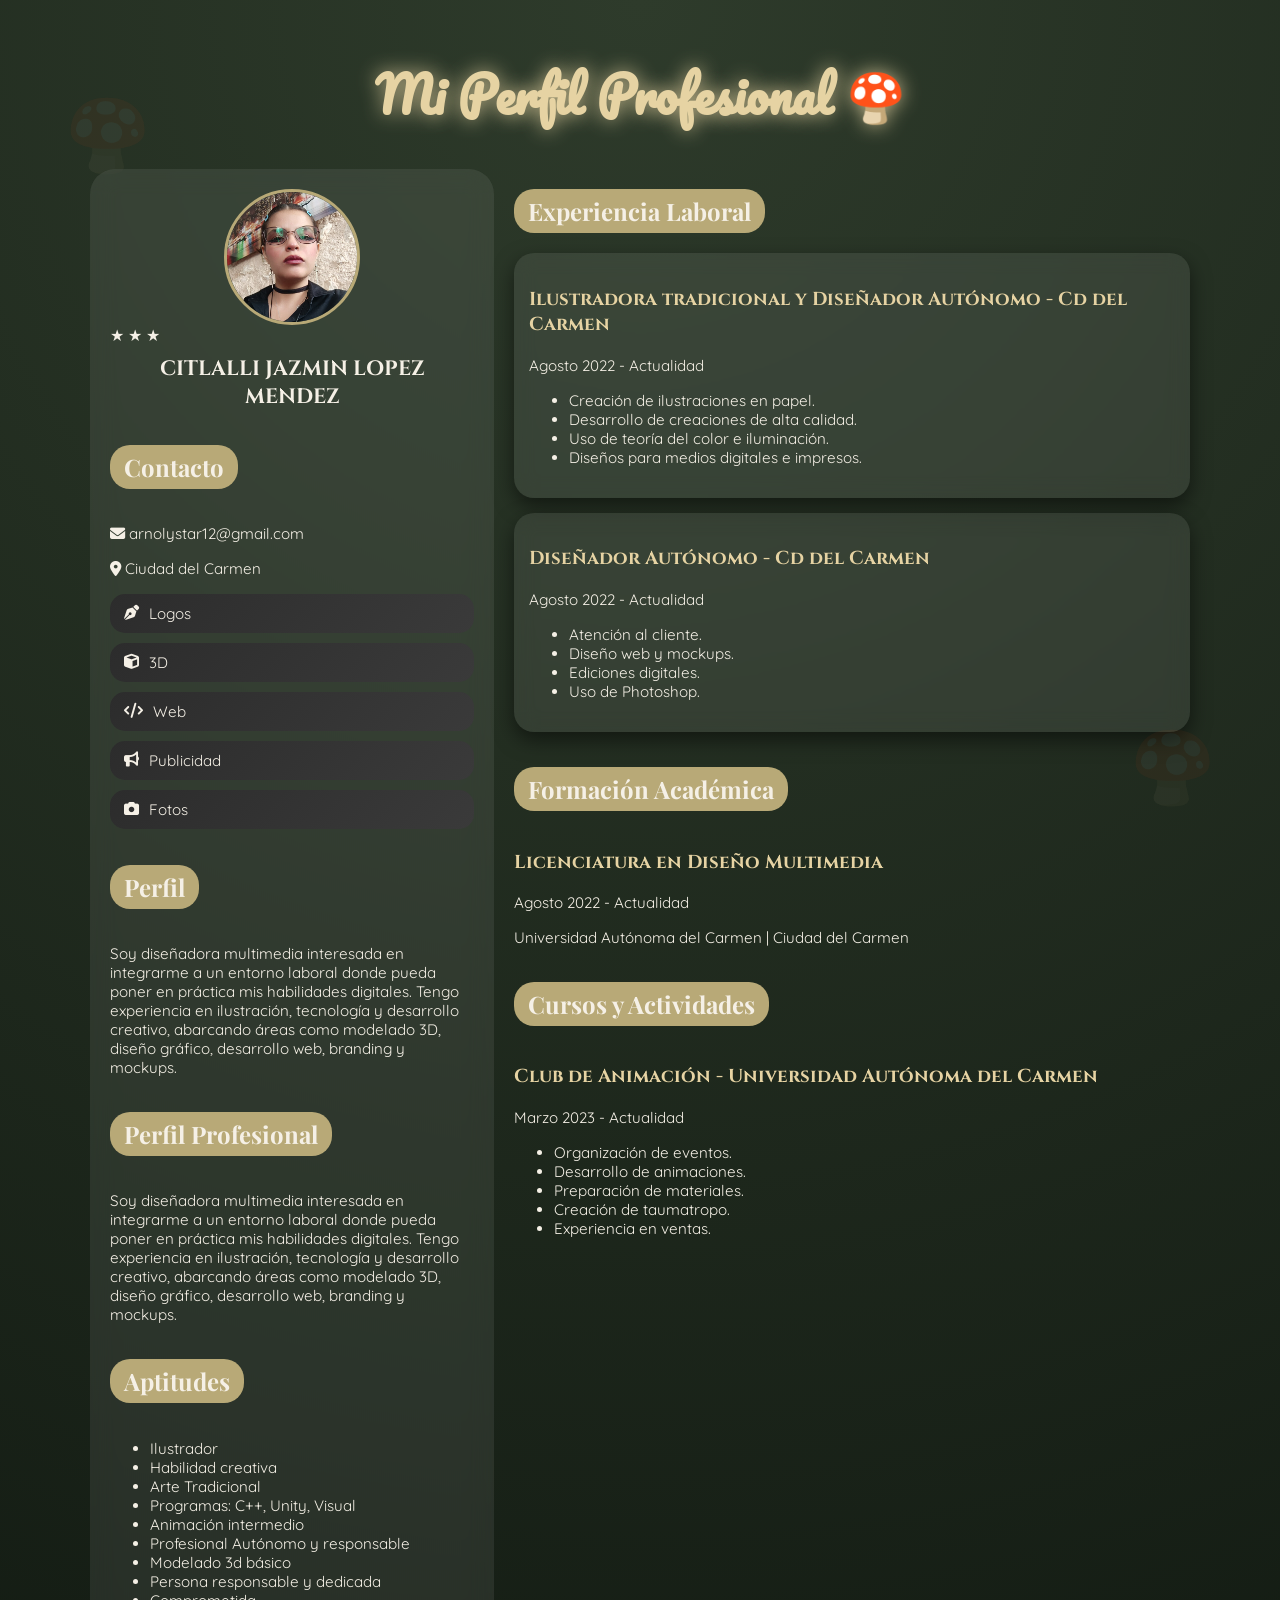
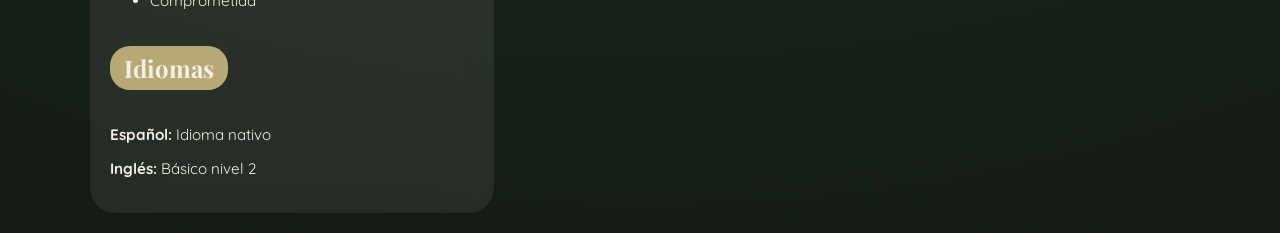
<file: 02_maquetacion-cv/index.html>
<!DOCTYPE html>
<html lang="es">
<head>
<meta charset="UTF-8">
<meta name="viewport" content="width=device-width, initial-scale=1.0">
<title>Citlalli Lopez | CV</title>

<link rel="stylesheet" href="https://cdnjs.cloudflare.com/ajax/libs/font-awesome/6.5.0/css/all.min.css">

<link href="https://fonts.googleapis.com/css2?family=Playfair+Display&family=Cinzel&family=Quicksand&family=Pacifico&display=swap" rel="stylesheet">

<style>
body {
    margin: 0;
    font-family: 'Quicksand', sans-serif;
    background: radial-gradient(circle at top, #2e3b2b, #121a12);
    color: #f5f0e6;
    overflow-x: hidden;
}

/* 🍄 DECORACIÓN */
body::before, body::after {
    content: "🍄";
    position: fixed;
    font-size: 70px;
    opacity: 0.05;
    animation: flotar 8s infinite ease-in-out;
}
body::before { top: 10%; left: 5%; }
body::after { bottom: 10%; right: 5%; }

@keyframes flotar {
    0%,100% { transform: translateY(0); }
    50% { transform: translateY(-30px); }
}

/* CONTENEDOR */
.main-container {
    max-width: 1100px;
    margin: auto;
    padding: 20px;
    animation: aparecer 1s ease;
}

@keyframes aparecer {
    from { opacity: 0; transform: translateY(40px); }
    to { opacity: 1; transform: translateY(0); }
}

/* HEADER */
header {
    text-align: center;
    margin-bottom: 30px;
}

.cv-title {
    font-family: 'Pacifico', cursive;
    font-size: 3rem;
    color: #e6d3a3;
    text-shadow: 0 0 20px rgba(230,211,163,0.8);
    animation: glow 3s infinite alternate;
}

@keyframes glow {
    from { text-shadow: 0 0 10px rgba(230,211,163,0.5); }
    to { text-shadow: 0 0 30px rgba(230,211,163,1); }
}

/* GRID */
.container {
    display: flex;
    gap: 20px;
}

/* IZQUIERDA */
.left-column {
    width: 35%;
    background: rgba(255,255,255,0.08);
    backdrop-filter: blur(12px);
    padding: 20px;
    border-radius: 25px;
    transition: 0.4s;
}

.left-column:hover {
    transform: scale(1.02);
}

/* FOTO */
.profile-img {
    width: 130px;
    height: 130px;
    border-radius: 50%;
    display: block;
    margin: auto;
    border: 3px solid #b8a977;
    transition: 0.6s;
}

.profile-img:hover {
    transform: scale(1.2) rotate(360deg);
}

/* NOMBRE */
.profile-name {
    text-align: center;
    font-family: 'Cinzel', serif;
    font-size: 1.3rem;
    margin-top: 10px;
}

/* NAV */
nav ul {
    list-style: none;
    padding: 0;
}

nav ul li {
    margin: 10px 0;
}

nav ul li a {
    text-decoration: none;
    background: linear-gradient(135deg, #2c2c2c, #3a3a3a);
    color: #f5f0e6;
    padding: 10px 14px;
    border-radius: 15px;
    display: flex;
    align-items: center;
    gap: 10px;
    transition: 0.3s;
}

nav ul li a:hover {
    background: #b8a977;
    transform: translateX(8px) scale(1.05);
}

/* TITULOS */
h2 {
    background: #b8a977;
    padding: 6px 14px;
    border-radius: 20px;
    display: inline-block;
    margin-top: 20px;
    font-family: 'Playfair Display', serif;
}

/* DERECHA */
.right-column {
    width: 65%;
}

/* TARJETAS */
.job {
    background: rgba(255,255,255,0.08);
    backdrop-filter: blur(10px);
    padding: 15px;
    border-radius: 20px;
    box-shadow: 0 8px 20px rgba(0,0,0,0.5);
    transition: 0.4s;
    margin-bottom: 15px;
    position: relative;
    overflow: hidden;
}

.job::before {
    content: "";
    position: absolute;
    top: 0;
    left: -100%;
    width: 100%;
    height: 100%;
    background: linear-gradient(120deg, transparent, rgba(255,255,255,0.3), transparent);
    transition: 0.5s;
}

.job:hover::before {
    left: 100%;
}

.job:hover {
    transform: translateY(-8px) scale(1.02);
}

/* TITULOS INTERNOS */
h3 {
    font-family: 'Cinzel', serif;
    color: #e6d3a3;
}

/* TEXTO */
p, li {
    font-size: 0.95rem;
}

/* RESPONSIVE */
@media (max-width: 768px){
    .container {
        flex-direction: column;
    }
    .left-column, .right-column {
        width: 100%;
    }
}
</style>
</head>

<body>

<div class="main-container">

<header>
<h1 class="cv-title">Mi Perfil Profesional 🍄</h1>
</header>

<div class="container">

<!-- IZQUIERDA -->
<div class="left-column">

<div class="profile-container">
    <img class="profile-img" src="images/foto-perfil.jpg"
    style="transition: transform 0.6s ease;"
    onmouseover="this.style.transform='scale(1.2) rotate(360deg)'"
    onmouseout="this.style.transform='scale(1) rotate(0deg)'">

    <!-- Estrellas -->
    <span class="star star1">★</span>
    <span class="star star2">★</span>
    <span class="star star3">★</span>
</div>

<h1 class="profile-name">CITLALLI JAZMIN LOPEZ MENDEZ</h1>

<section>
<h2>Contacto</h2>
<p><i class="fa-solid fa-envelope"></i> arnolystar12@gmail.com</p>
<p><i class="fa-solid fa-location-dot"></i> Ciudad del Carmen</p>
</section>

<nav>
<ul>
<li><a href="portafolio1.html"><i class="fa-solid fa-pen-nib"></i> Logos</a></li>
<li><a href="portafolio2.html"><i class="fa-solid fa-cube"></i> 3D</a></li>
<li><a href="portafolio3.html"><i class="fa-solid fa-code"></i> Web</a></li>
<li><a href="portafolio4.html"><i class="fa-solid fa-bullhorn"></i> Publicidad</a></li>
<li><a href="portafolio5.html"><i class="fa-solid fa-camera"></i> Fotos</a></li>
</ul>
</nav>

<section>
<h2>Perfil</h2>
<p>Soy diseñadora multimedia interesada en integrarme a un entorno laboral donde pueda poner en práctica mis habilidades digitales. Tengo experiencia en ilustración, tecnología y desarrollo creativo, abarcando áreas como modelado 3D, diseño gráfico, desarrollo web, branding y mockups.</p>
</section>

<section>
<h2>Perfil Profesional</h2>
<p>Soy diseñadora multimedia interesada en integrarme a un entorno laboral donde pueda poner en práctica mis habilidades digitales. Tengo experiencia en ilustración, tecnología y desarrollo creativo, abarcando áreas como modelado 3D, diseño gráfico, desarrollo web, branding y mockups.</p>
</section>

<section>
<h2>Aptitudes</h2>
<ul>
<li>Ilustrador</li>
<li>Habilidad creativa</li>
<li>Arte Tradicional</li>
<li>Programas: C++, Unity, Visual</li>
<li>Animación intermedio</li>
<li>Profesional Autónomo y responsable</li>
<li>Modelado 3d básico</li>
<li>Persona responsable y dedicada</li>
<li>Comprometida</li>
</ul>
</section>

<section>
<h2>Idiomas</h2>
<p><strong>Español:</strong> Idioma nativo</p>
<p><strong>Inglés:</strong> Básico nivel 2</p>
</section>

</div>

<!-- DERECHA -->
<div class="right-column">

<section>
<h2>Experiencia Laboral</h2>

<div class="job">
<h3>Ilustradora tradicional y Diseñador Autónomo - Cd del Carmen</h3>
<p>Agosto 2022 - Actualidad</p>
<ul>
<li>Creación de ilustraciones en papel.</li>
<li>Desarrollo de creaciones de alta calidad.</li>
<li>Uso de teoría del color e iluminación.</li>
<li>Diseños para medios digitales e impresos.</li>
</ul>
</div>

<div class="job">
<h3>Diseñador Autónomo - Cd del Carmen</h3>
<p>Agosto 2022 - Actualidad</p>
<ul>
<li>Atención al cliente.</li>
<li>Diseño web y mockups.</li>
<li>Ediciones digitales.</li>
<li>Uso de Photoshop.</li>
</ul>
</div>

</section>

<section>
<h2>Formación Académica</h2>
<h3>Licenciatura en Diseño Multimedia</h3>
<p>Agosto 2022 - Actualidad</p>
<p>Universidad Autónoma del Carmen | Ciudad del Carmen</p>
</section>

<section>
<h2>Cursos y Actividades</h2>
<h3>Club de Animación - Universidad Autónoma del Carmen</h3>
<p>Marzo 2023 - Actualidad</p>
<ul>
<li>Organización de eventos.</li>
<li>Desarrollo de animaciones.</li>
<li>Preparación de materiales.</li>
<li>Creación de taumatropo.</li>
<li>Experiencia en ventas.</li>
</ul>
</section>

</div>

</div>
</div>

</body>
</html>
</file>
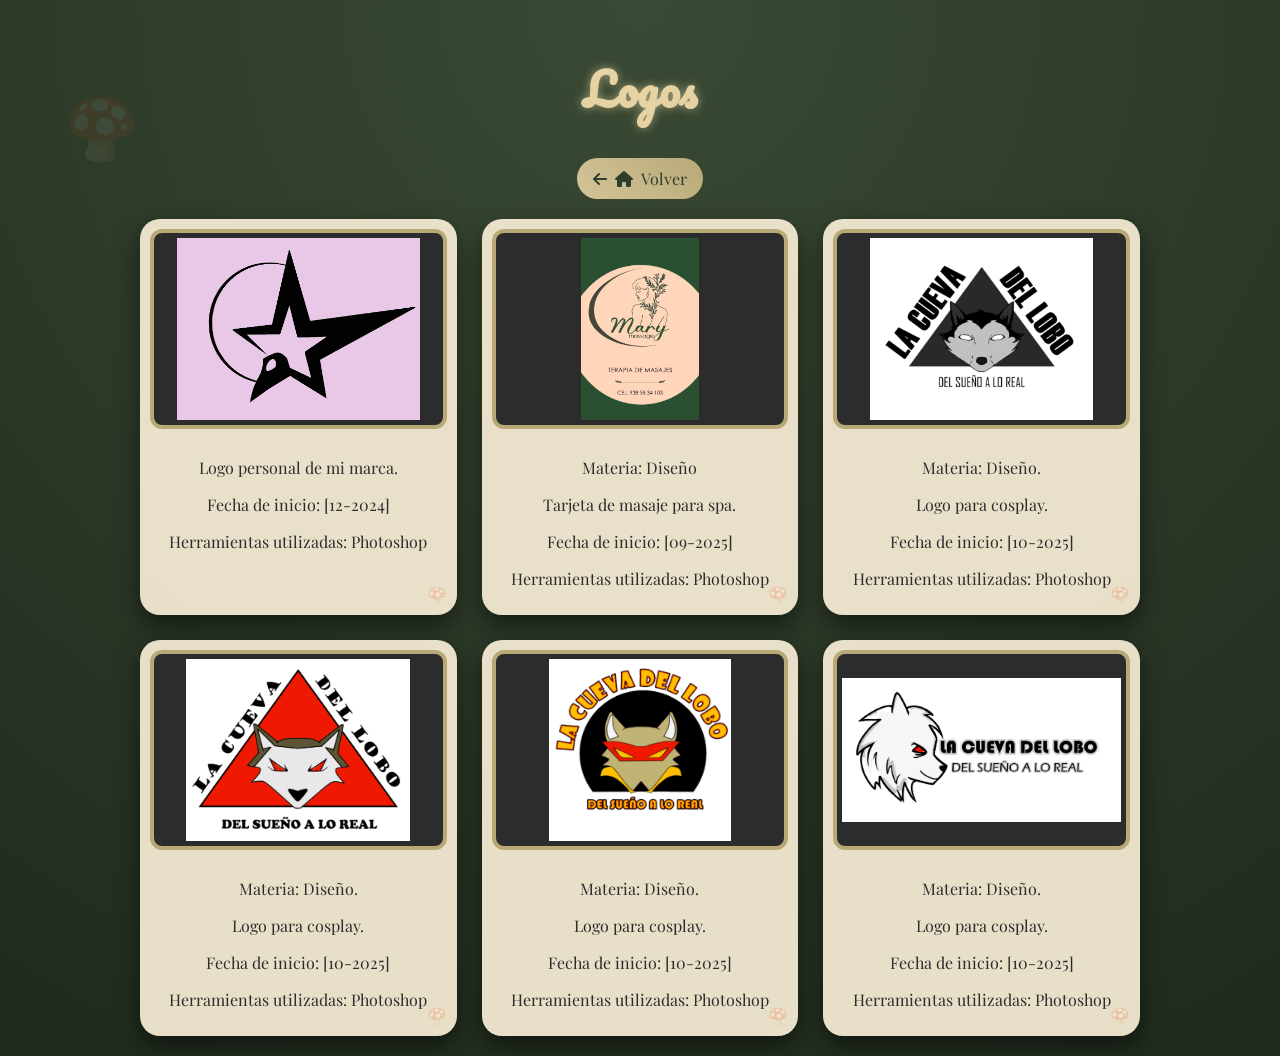
<file: 02_maquetacion-cv/portafolio1.html>
<!DOCTYPE html>
<html lang="es">
<head>
<meta charset="UTF-8">
<title>Logos</title>

<link rel="stylesheet" href="https://cdnjs.cloudflare.com/ajax/libs/font-awesome/6.5.0/css/all.min.css">

<link href="https://fonts.googleapis.com/css2?family=Playfair+Display&family=Cinzel&family=Quicksand&family=Pacifico&display=swap" rel="stylesheet">

<style>
body {
    margin: 0;
    font-family: 'Quicksand', sans-serif;
    background: radial-gradient(circle at top, #3a4a34, #1f2a1d);
    color: #f5f0e6;
}

/* 🍄 */
body::before {
    content: "🍄";
    position: fixed;
    top: 10%;
    left: 5%;
    font-size: 60px;
    opacity: 0.08;
    animation: flotar 6s infinite ease-in-out;
}

@keyframes flotar {
    0%,100% { transform: translateY(0); }
    50% { transform: translateY(-20px); }
}

.main-container {
    max-width: 1000px;
    margin: auto;
    padding: 20px;
}

header {
    text-align: center;
    margin-bottom: 20px;
}

.cv-title {
    font-family: 'Pacifico', cursive;
    font-size: 2.8rem;
    color: #e6d3a3;
    text-shadow: 0 0 10px rgba(230,211,163,0.6);
}

/* BOTÓN */
nav ul {
    list-style: none;
    padding: 0;
}

nav ul li a {
    text-decoration: none;
    display: inline-flex;
    align-items: center;
    gap: 8px;
    padding: 10px 16px;
    border-radius: 25px;
    background: linear-gradient(45deg, #d4c59a, #b8a977);
    color: #2f3e2c;
    font-family: 'Playfair Display', serif;
    transition: 0.3s;
}

nav ul li a:hover {
    transform: translateX(-5px) scale(1.05);
    box-shadow: 0 0 15px rgba(212,197,154,0.8);
}

/* GRID */
.container {
    display: grid;
    grid-template-columns: repeat(auto-fit, minmax(250px, 1fr));
    gap: 25px;
}

/* TARJETAS */
.job {
    background: rgba(243,233,210,0.95);
    color: #2c2c2c;
    border-radius: 20px;
    overflow: hidden;
    box-shadow: 0 10px 25px rgba(0,0,0,0.5);
    padding: 10px;
    transition: 0.3s;
    position: relative;
}

.job::after {
    content: "🍄";
    position: absolute;
    bottom: 10px;
    right: 10px;
    opacity: 0.2;
}

/* HOVER TARJETA */
.job:hover {
    transform: translateY(-8px) scale(1.03);
}

/* ✨ IMAGEN */
.job img {
    width: 100%;
    height: 200px;
    object-fit: contain;
    background: #2c2c2c;
    border: 4px solid #b8a977;
    border-radius: 12px;
    padding: 5px;
    margin-bottom: 8px;
    box-sizing: border-box;
    transition: transform 0.3s ease;
    cursor: pointer;
}

/* HOVER IMAGEN */
.job:hover img {
    transform: scale(1.08);
}

/* CLICK 💥 */
.job img:active {
    transform: scale(1.5);
}

/* TEXTO */
.job p {
    text-align: center;
    font-family: 'Playfair Display', serif;
}

/* RESPONSIVE */
@media (max-width: 768px){
    .container {
        grid-template-columns: 1fr;
    }
}
</style>

</head>

<body>

<div class="main-container">

<header>
<h1 class="cv-title">Logos</h1>

<nav>
<ul>
<li>
<a href="index.html">
<i class="fa-solid fa-arrow-left"></i>
<i class="fa-solid fa-house"></i>
Volver
</a>
</li>
</ul>
</nav>
</header>

<div class="container">

<div class="job">
<img src="images/logo-personal.png">
<p>Logo personal de mi marca.</p>
<p>Fecha de inicio: [12-2024]</p>
<p>Herramientas utilizadas: Photoshop</p>
</div>

<div class="job">
<img src="images/logo-masage.png">
<p>Materia: Diseño</p>
<p>Tarjeta de masaje para spa.</p>
<p>Fecha de inicio: [09-2025]</p>
<p>Herramientas utilizadas: Photoshop</p>
</div>

<div class="job">
<img src="images/logo-lobo1.png">
<p>Materia: Diseño.</p>
<p>Logo para cosplay.</p>
<p>Fecha de inicio: [10-2025]</p>
<p>Herramientas utilizadas: Photoshop</p>
</div>

<div class="job">
<img src="images/logo-lobo2.png">
<p>Materia: Diseño.</p>
<p>Logo para cosplay.</p>
<p>Fecha de inicio: [10-2025]</p>
<p>Herramientas utilizadas: Photoshop</p>
</div>

<div class="job">
<img src="images/logo-lobo3.png">
<p>Materia: Diseño.</p>
<p>Logo para cosplay.</p>
<p>Fecha de inicio: [10-2025]</p>
<p>Herramientas utilizadas: Photoshop</p>
</div>

<div class="job">
<img src="images/logo-lobo4.png">
<p>Materia: Diseño.</p>
<p>Logo para cosplay.</p>
<p>Fecha de inicio: [10-2025]</p>
<p>Herramientas utilizadas: Photoshop</p>
</div>

</div>

</div>

</body>
</html>
</file>
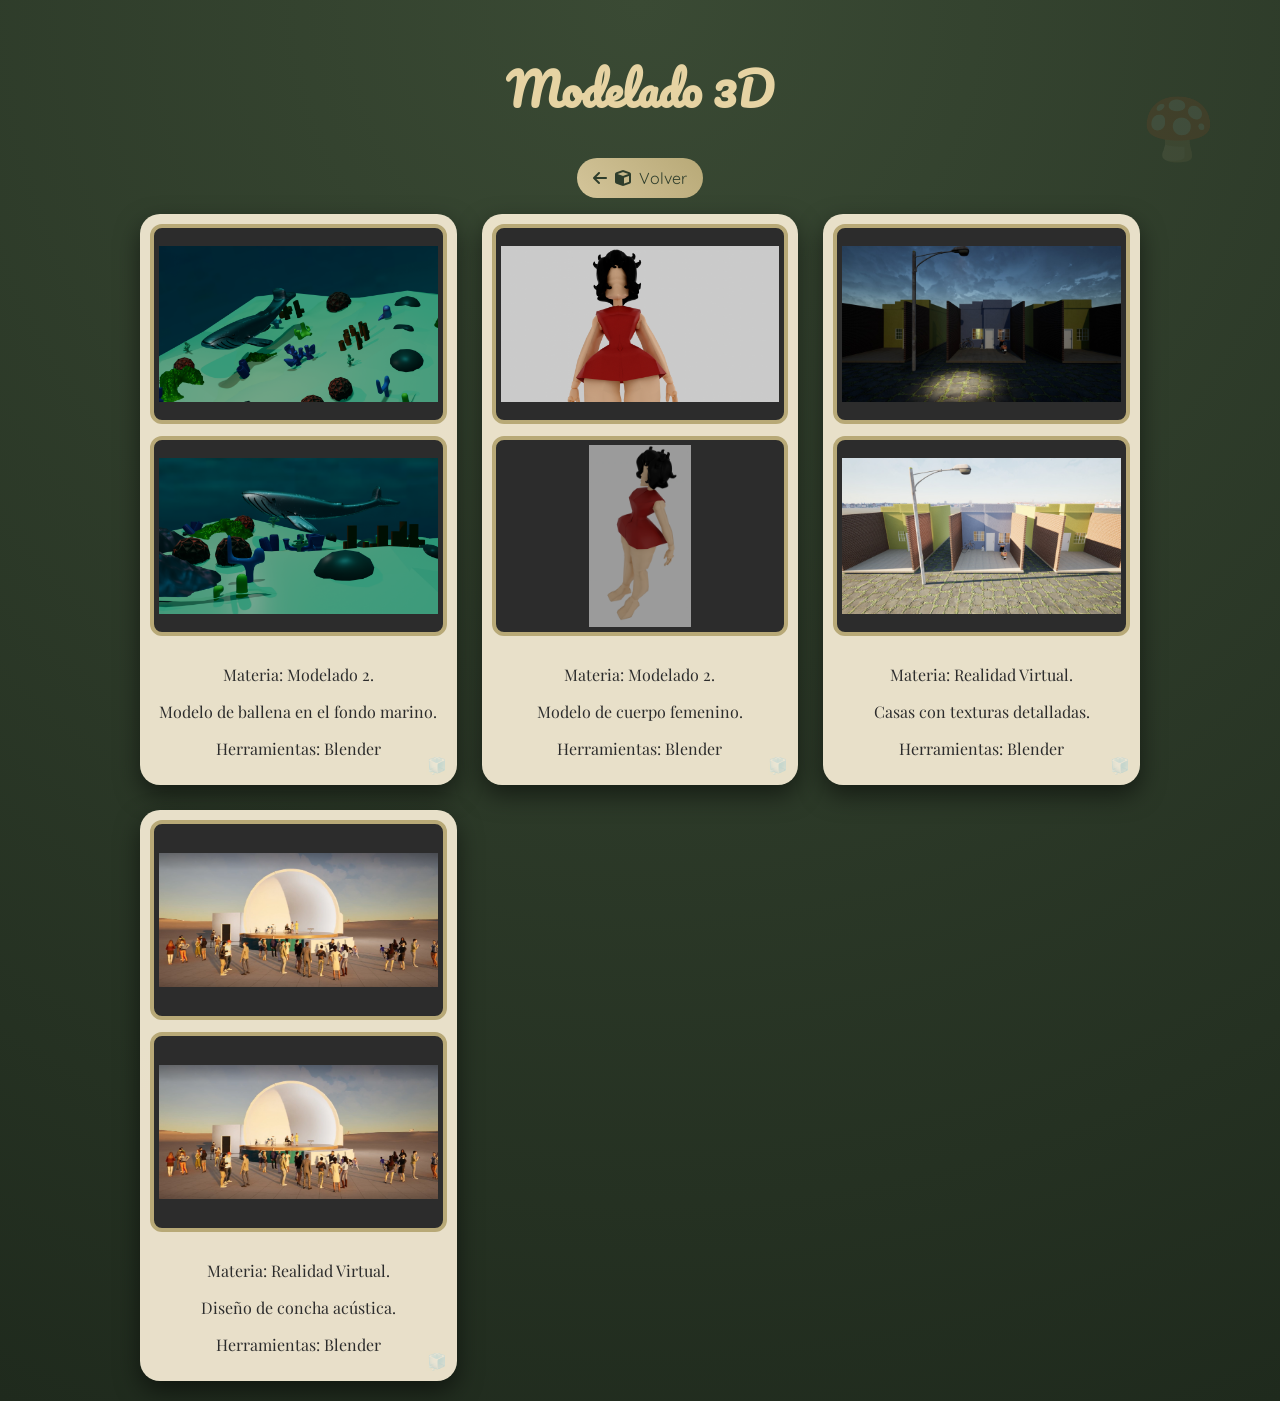
<file: 02_maquetacion-cv/portafolio2.html>
<!DOCTYPE html>
<html lang="es">
<head>
<meta charset="UTF-8">
<title>Modelado 3D</title>

<link rel="stylesheet" href="https://cdnjs.cloudflare.com/ajax/libs/font-awesome/6.5.0/css/all.min.css">

<link href="https://fonts.googleapis.com/css2?family=Playfair+Display&family=Cinzel&family=Quicksand&family=Pacifico&display=swap" rel="stylesheet">

<style>
body {
    margin: 0;
    font-family: 'Quicksand', sans-serif;
    background: radial-gradient(circle at top, #3a4a34, #1f2a1d);
    color: #f5f0e6;
}

/* 🍄 */
body::before {
    content: "🍄";
    position: fixed;
    top: 10%;
    right: 5%;
    font-size: 60px;
    opacity: 0.08;
    animation: flotar 6s infinite ease-in-out;
}

@keyframes flotar {
    0%,100% { transform: translateY(0); }
    50% { transform: translateY(-20px); }
}

.main-container {
    max-width: 1000px;
    margin: auto;
    padding: 20px;
}

header {
    text-align: center;
}

.cv-title {
    font-family: 'Pacifico', cursive;
    font-size: 2.8rem;
    color: #e6d3a3;
}

/* BOTÓN */
nav ul {
    list-style: none;
    padding: 0;
}

nav ul li a {
    text-decoration: none;
    display: inline-flex;
    align-items: center;
    gap: 8px;
    padding: 10px 16px;
    border-radius: 25px;
    background: linear-gradient(45deg, #d4c59a, #b8a977);
    color: #2f3e2c;
    transition: 0.3s;
}

nav ul li a:hover {
    transform: translateX(-5px) scale(1.05);
}

/* CUBO */
.cubo {
    animation: girar 4s infinite linear;
}

@keyframes girar {
    from { transform: rotate(0deg); }
    to { transform: rotate(360deg); }
}

/* GRID */
.container {
    display: grid;
    grid-template-columns: repeat(auto-fit, minmax(250px, 1fr));
    gap: 25px;
}

/* TARJETAS */
.job {
    background: rgba(243,233,210,0.95);
    color: #2c2c2c;
    border-radius: 20px;
    overflow: hidden;
    box-shadow: 0 10px 25px rgba(0,0,0,0.5);
    padding: 10px;
    transition: 0.3s;
    position: relative;
}

.job::after {
    content: "🧊";
    position: absolute;
    bottom: 10px;
    right: 10px;
    opacity: 0.2;
}

/* HOVER */
.job:hover {
    transform: translateY(-8px) scale(1.03);
}

/* ✨ IMAGEN */
.job img {
    width: 100%;
    height: 200px;
    object-fit: contain;
    background: #2c2c2c;
    border: 4px solid #b8a977;
    border-radius: 12px;
    padding: 5px;
    margin-bottom: 8px;
    box-sizing: border-box;
    transition: transform 0.3s ease;
    cursor: pointer;
}

/* HOVER IMAGEN */
.job:hover img {
    transform: scale(1.08);
}

/* CLICK 🔥 */
.job img:active {
    transform: scale(1.5);
}

/* TEXTO */
.job p {
    text-align: center;
    font-family: 'Playfair Display', serif;
}

/* RESPONSIVE */
@media (max-width: 768px){
    .container {
        grid-template-columns: 1fr;
    }
}
</style>

</head>

<body>

<div class="main-container">

<header>
<h1 class="cv-title">Modelado 3D</h1>

<nav>
<ul>
<li>
<a href="index.html">
<i class="fa-solid fa-arrow-left"></i>
<i class="fa-solid fa-cube cubo"></i>
Volver
</a>
</li>
</ul>
</nav>
</header>

<div class="container">

<div class="job">
<img src="images/modelo-ballena.png">
<img src="images/modelo-ballena2.png">
<p>Materia: Modelado 2.</p>
<p>Modelo de ballena en el fondo marino.</p>
<p>Herramientas: Blender</p>
</div>

<div class="job">
<img src="images/modelo-femenino.png">
<img src="images/modelo-femenino2.png">
<p>Materia: Modelado 2.</p>
<p>Modelo de cuerpo femenino.</p>
<p>Herramientas: Blender</p>
</div>

<div class="job">
<img src="images/casa-infonavit.jpeg">
<img src="images/casa-infonavit2.jpeg">
<p>Materia: Realidad Virtual.</p>
<p>Casas con texturas detalladas.</p>
<p>Herramientas: Blender</p>
</div>

<div class="job">
<img src="images/concha-acustica2.png">
<img src="images/concha-acustica2.png">
<p>Materia: Realidad Virtual.</p>
<p>Diseño de concha acústica.</p>
<p>Herramientas: Blender</p>
</div>

</div>

</div>

</body>
</html>
</file>
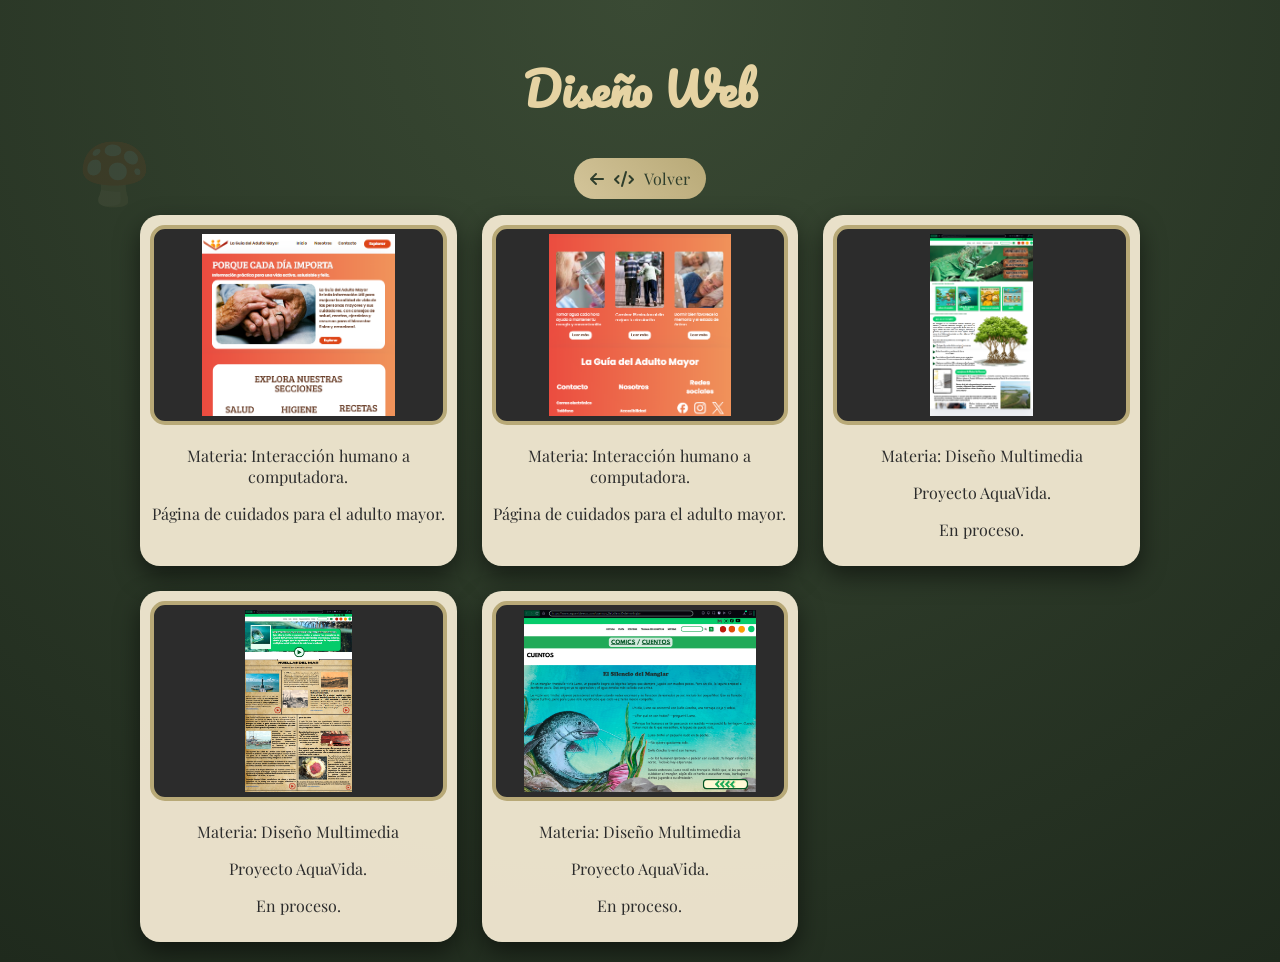
<file: 02_maquetacion-cv/portafolio3.html>
<!DOCTYPE html>
<html lang="es">
<head>
<meta charset="UTF-8">
<title>Diseño Web</title>

<link rel="stylesheet" href="https://cdnjs.cloudflare.com/ajax/libs/font-awesome/6.5.0/css/all.min.css">

<link href="https://fonts.googleapis.com/css2?family=Playfair+Display&family=Cinzel&family=Quicksand&family=Pacifico&display=swap" rel="stylesheet">

<style>
body {
    margin: 0;
    font-family: 'Quicksand', sans-serif;
    background: radial-gradient(circle at top, #3a4a34, #1f2a1d);
    color: #f5f0e6;
}

/* 🍄 */
body::before {
    content: "🍄";
    position: fixed;
    top: 15%;
    left: 6%;
    font-size: 60px;
    opacity: 0.07;
    animation: flotar 6s infinite ease-in-out;
}

@keyframes flotar {
    0%,100% { transform: translateY(0); }
    50% { transform: translateY(-20px); }
}

.main-container {
    max-width: 1000px;
    margin: auto;
    padding: 20px;
}

header {
    text-align: center;
}

.cv-title {
    font-family: 'Pacifico', cursive;
    font-size: 2.8rem;
    color: #e6d3a3;
}

/* BOTÓN VOLVER */
nav ul {
    list-style: none;
    padding: 0;
}

nav ul li a {
    text-decoration: none;
    display: inline-flex;
    align-items: center;
    gap: 10px;
    padding: 10px 16px;
    border-radius: 25px;
    background: linear-gradient(45deg, #d4c59a, #b8a977);
    color: #2f3e2c;
    font-family: 'Playfair Display', serif;
    transition: 0.3s;
}

nav ul li a:hover {
    transform: translateX(-5px) scale(1.05);
    box-shadow: 0 0 15px rgba(212,197,154,0.8);
}

/* ✨ ICONO ANIMADO */
.codigo {
    animation: tecleo 1.5s infinite;
}

@keyframes tecleo {
    0% { opacity: 1; transform: scale(1); }
    50% { opacity: 0.4; transform: scale(1.2); }
    100% { opacity: 1; transform: scale(1); }
}

/* GRID */
.container {
    display: grid;
    grid-template-columns: repeat(auto-fit, minmax(250px, 1fr));
    gap: 25px;
}

/* TARJETAS */
.job {
    background: rgba(243,233,210,0.95);
    color: #2c2c2c;
    border-radius: 20px;
    overflow: hidden;
    box-shadow: 0 10px 25px rgba(0,0,0,0.5);
    padding: 10px;
    transition: 0.3s;
}

/* ✨ IMAGEN CON ANIMACIÓN */
.job img {
    width: 100%;
    height: 200px;
    object-fit: contain;
    background: #2c2c2c;
    border: 4px solid #b8a977;
    border-radius: 15px;
    padding: 5px;
    box-sizing: border-box;
    transition: transform 0.3s ease, box-shadow 0.3s ease;
    cursor: pointer;
}

/* HOVER */
.job:hover {
    transform: translateY(-8px) scale(1.02);
}

.job:hover img {
    transform: scale(1.1);
    box-shadow: 0 0 15px rgba(0,0,0,0.6);
}

/* CLICK 🔥 */
.job img:active {
    transform: scale(1.5);
}

/* TEXTO */
.job p {
    text-align: center;
    font-family: 'Playfair Display', serif;
}

/* RESPONSIVE */
@media (max-width: 768px){
    .container {
        grid-template-columns: 1fr;
    }
}
</style>

</head>

<body>

<div class="main-container">

<header>
<h1 class="cv-title">Diseño Web</h1>

<nav>
<ul>
<li>
<a href="index.html">
<i class="fa-solid fa-arrow-left"></i>
<i class="fa-solid fa-code codigo"></i>
Volver
</a>
</li>
</ul>
</nav>
</header>

<div class="container">

<div class="job">
<img src="images/diseño-pagina-mayor1.png">
<p>Materia: Interacción humano a computadora.</p>
<p>Página de cuidados para el adulto mayor.</p>
</div>

<div class="job">
<img src="images/diseño-pagina-mayor2.png">
<p>Materia: Interacción humano a computadora.</p>
<p>Página de cuidados para el adulto mayor.</p>
</div>

<div class="job">
<img src="images/AQUAVIDA-pagina-1.png">
<p>Materia: Diseño Multimedia</p>
<p>Proyecto AquaVida.</p>
<p>En proceso.</p>
</div>

<div class="job">
<img src="images/AQUAVIDA-pagina-2.png">
<p>Materia: Diseño Multimedia</p>
<p>Proyecto AquaVida.</p>
<p>En proceso.</p>
</div>

<div class="job">
<img src="images/AQUAVIDA-pagina-3.png">
<p>Materia: Diseño Multimedia</p>
<p>Proyecto AquaVida.</p>
<p>En proceso.</p>
</div>

</div>

</div>

</body>
</html>
</file>
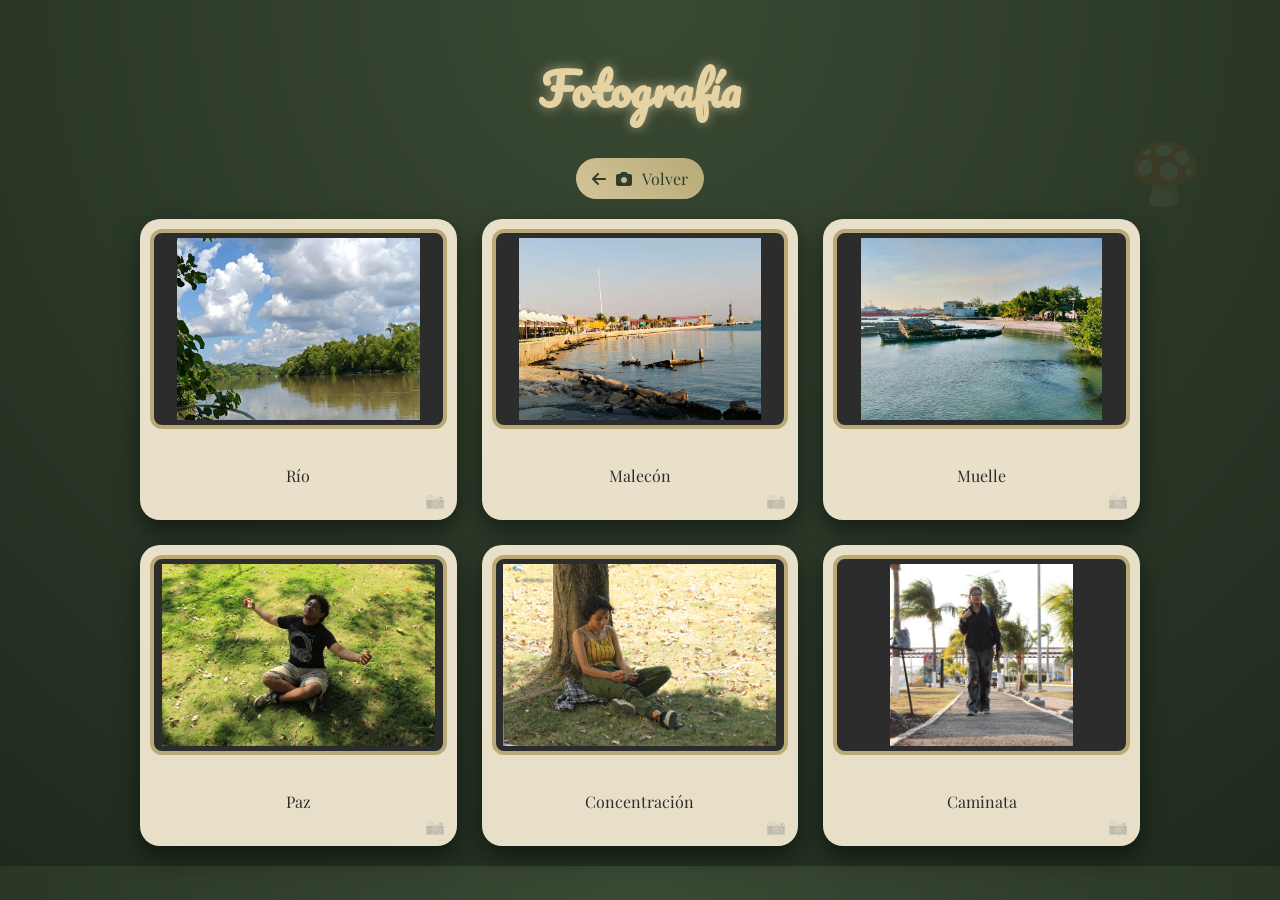
<file: 02_maquetacion-cv/portafolio5.html>
<!DOCTYPE html>
<html lang="es">
<head>
<meta charset="UTF-8">
<title>Fotografía</title>

<link rel="stylesheet" href="https://cdnjs.cloudflare.com/ajax/libs/font-awesome/6.5.0/css/all.min.css">

<link href="https://fonts.googleapis.com/css2?family=Playfair+Display&family=Cinzel&family=Quicksand&family=Pacifico&display=swap" rel="stylesheet">

<style>
body {
    margin: 0;
    font-family: 'Quicksand', sans-serif;
    background: radial-gradient(circle at top, #3a4a34, #1f2a1d);
    color: #f5f0e6;
}

/* 🍄 DECORACIÓN */
body::before {
    content: "🍄";
    position: fixed;
    top: 15%;
    right: 6%;
    font-size: 60px;
    opacity: 0.07;
    animation: flotar 6s infinite ease-in-out;
}

@keyframes flotar {
    0%,100% { transform: translateY(0); }
    50% { transform: translateY(-20px); }
}

/* CONTENEDOR */
.main-container {
    max-width: 1000px;
    margin: auto;
    padding: 20px;
}

/* HEADER */
header {
    text-align: center;
    margin-bottom: 20px;
}

.cv-title {
    font-family: 'Pacifico', cursive;
    font-size: 2.8rem;
    color: #e6d3a3;
    text-shadow: 0 0 12px rgba(230,211,163,0.6);
}

/* BOTÓN VOLVER */
nav ul {
    list-style: none;
    padding: 0;
}

nav ul li a {
    text-decoration: none;
    display: inline-flex;
    align-items: center;
    gap: 10px;
    padding: 10px 16px;
    border-radius: 25px;
    background: linear-gradient(45deg, #d4c59a, #b8a977);
    color: #2f3e2c;
    font-family: 'Playfair Display', serif;
    position: relative;
    overflow: hidden;
    transition: 0.3s;
}

/* FLASH */
nav ul li a::after {
    content: "";
    position: absolute;
    top: 0;
    left: -100%;
    width: 100%;
    height: 100%;
    background: rgba(255,255,255,0.5);
    transition: 0.5s;
}

nav ul li a:hover::after {
    left: 100%;
}

nav ul li a:hover {
    transform: translateX(-5px) scale(1.05);
    box-shadow: 0 0 18px rgba(212,197,154,0.9);
}

/* ICONO CÁMARA */
.camara {
    animation: latido 1.5s infinite;
}

@keyframes latido {
    0%,100% { transform: scale(1); }
    50% { transform: scale(1.2); }
}

/* GRID */
.container {
    display: grid;
    grid-template-columns: repeat(auto-fit, minmax(250px, 1fr));
    gap: 25px;
}

/* TARJETAS */
.job {
    background: rgba(243,233,210,0.95);
    color: #2c2c2c;
    border-radius: 20px;
    overflow: hidden;
    box-shadow: 0 10px 25px rgba(0,0,0,0.5);
    transition: 0.4s;
    position: relative;
    padding: 10px;
}

/* DETALLE FOTO */
.job::after {
    content: "📷";
    position: absolute;
    bottom: 10px;
    right: 12px;
    opacity: 0.2;
}

/* HOVER TARJETA */
.job:hover {
    transform: translateY(-10px) scale(1.03);
}

/* ✨ IMAGEN MEJORADA */
.job img {
    width: 100%;
    height: 200px;
    object-fit: contain; /* IMAGEN COMPLETA */
    background: #2c2c2c;
    border: 4px solid #b8a977;
    border-radius: 12px;
    padding: 5px;
    margin-bottom: 8px;
    box-sizing: border-box;
    transition: transform 0.4s ease, box-shadow 0.4s ease;
    cursor: pointer;
}

/* HOVER IMAGEN */
.job:hover img {
    transform: scale(1.08);
    filter: brightness(1.1) contrast(1.1);
    box-shadow: 0 0 12px rgba(0,0,0,0.5);
}

/* CLICK 🔥 */
.job img:active {
    transform: scale(1.5);
    z-index: 2;
}

/* TEXTO */
.job p {
    padding: 8px;
    text-align: center;
    font-family: 'Playfair Display', serif;
}

/* RESPONSIVE */
@media (max-width: 768px){
    .container {
        grid-template-columns: 1fr;
    }
}
</style>

</head>

<body>

<div class="main-container">

<header>
<h1 class="cv-title">Fotografía</h1>

<nav>
<ul>
<li>
<a href="index.html">
<i class="fa-solid fa-arrow-left"></i>
<i class="fa-solid fa-camera camara"></i>
Volver
</a>
</li>
</ul>
</nav>
</header>

<div class="container">

<div class="job">
<img src="images/rio.jpeg">
<p>Río</p>
</div>

<div class="job">
<img src="images/malecon.jpeg">
<p>Malecón</p>
</div>

<div class="job">
<img src="images/muelle.jpeg">
<p>Muelle</p>
</div>

<div class="job">
<img src="images/paz.jpeg">
<p>Paz</p>
</div>

<div class="job">
<img src="images/concentracion.png">
<p>Concentración</p>
</div>

<div class="job">
<img src="images/caminata.png">
<p>Caminata</p>
</div>

</div>

</div>

</body>
</html>
</file>
